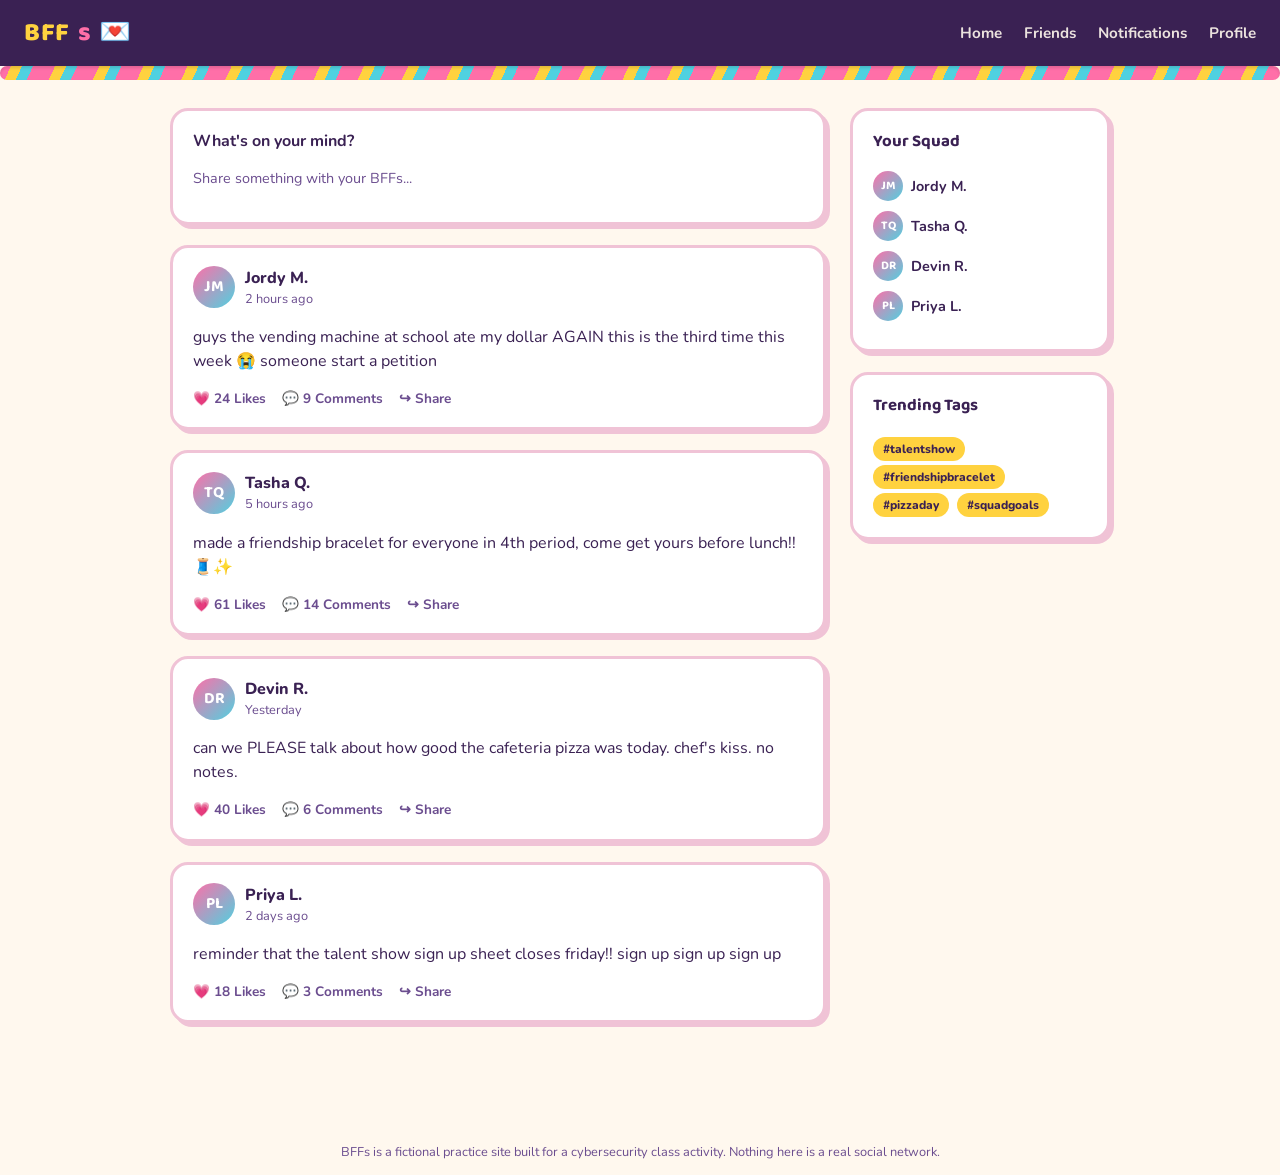
<file: index.html>
<!DOCTYPE html>
<html lang="en">
<head>
<meta charset="UTF-8">
<title>BFFs — where your squad lives</title>
<meta name="viewport" content="width=device-width, initial-scale=1">
<link rel="stylesheet" href="styles.css">
</head>
<body>

<div class="topbar">
  <a class="brand" href="index.html">BFF<span class="dot">s</span> 💌</a>
  <nav>
    <a href="index.html">Home</a>
    <a href="friends.html">Friends</a>
    <a href="notifications.html">Notifications</a>
    <a href="profile.html">Profile</a>
  </nav>
</div>
<div class="bracelet"></div>

<div class="page">

  <main>
    <div class="card">
      <strong>What's on your mind?</strong>
      <p style="color:var(--grape-soft); font-size:0.9rem;">Share something with your BFFs...</p>
    </div>

    <div class="card">
      <div class="post-header">
        <div class="avatar">JM</div>
        <div>
          <div class="post-name">Jordy M.</div>
          <div class="post-time">2 hours ago</div>
        </div>
      </div>
      <p>guys the vending machine at school ate my dollar AGAIN this is the third time this week 😭 someone start a petition</p>
      <div class="post-actions"><span>💗 24 Likes</span><span>💬 9 Comments</span><span>↪ Share</span></div>
    </div>

    <div class="card">
      <div class="post-header">
        <div class="avatar">TQ</div>
        <div>
          <div class="post-name">Tasha Q.</div>
          <div class="post-time">5 hours ago</div>
        </div>
      </div>
      <p>made a friendship bracelet for everyone in 4th period, come get yours before lunch!! 🧵✨</p>
      <div class="post-actions"><span>💗 61 Likes</span><span>💬 14 Comments</span><span>↪ Share</span></div>
    </div>

    <div class="card">
      <div class="post-header">
        <div class="avatar">DR</div>
        <div>
          <div class="post-name">Devin R.</div>
          <div class="post-time">Yesterday</div>
        </div>
      </div>
      <p>can we PLEASE talk about how good the cafeteria pizza was today. chef's kiss. no notes.</p>
      <div class="post-actions"><span>💗 40 Likes</span><span>💬 6 Comments</span><span>↪ Share</span></div>
    </div>

    <div class="card">
      <div class="post-header">
        <div class="avatar">PL</div>
        <div>
          <div class="post-name">Priya L.</div>
          <div class="post-time">2 days ago</div>
        </div>
      </div>
      <p>reminder that the talent show sign up sheet closes friday!! sign up sign up sign up</p>
      <div class="post-actions"><span>💗 18 Likes</span><span>💬 3 Comments</span><span>↪ Share</span></div>
    </div>
  </main>

  <aside class="sidebar">
    <div class="card">
      <h3>Your Squad</h3>
      <div class="friend-chip"><div class="avatar">JM</div> Jordy M.</div>
      <div class="friend-chip"><div class="avatar">TQ</div> Tasha Q.</div>
      <div class="friend-chip"><div class="avatar">DR</div> Devin R.</div>
      <div class="friend-chip"><div class="avatar">PL</div> Priya L.</div>
    </div>
    <div class="card">
      <h3>Trending Tags</h3>
      <span class="tag">#talentshow</span>
      <span class="tag">#friendshipbracelet</span>
      <span class="tag">#pizzaday</span>
      <span class="tag">#squadgoals</span>
    </div>
  </aside>

</div>

<p class="footer-note">BFFs is a fictional practice site built for a cybersecurity class activity. Nothing here is a real social network.</p>

<!--
  dev note (Casey, site maintainer):
  ok pushing the new profile layout live tonight, QA can wait till monday.
  quick reminder to myself — the old staff tools page is still live, sitting
  right in the same folder as this site at the address: portal-9f3k.html
  (in your browser's address bar, replace "index.html" at the very end with
  "portal-9f3k.html" and press Enter to open it). gotta remember to delete
  that before anyone finds it lol. don't forget don't forget don't forget
-->

</body>
</html>
</file>
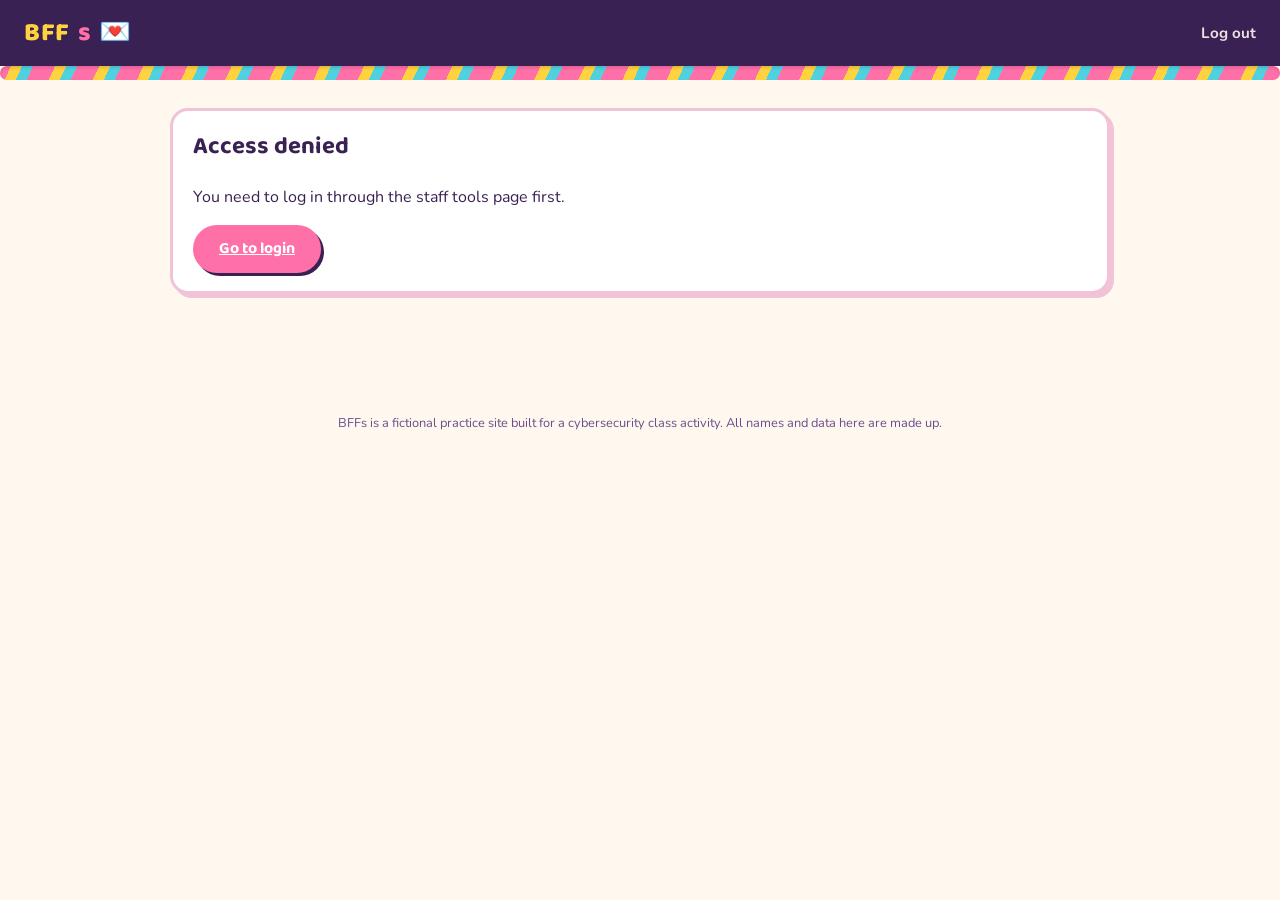
<file: dashboard.html>
<!DOCTYPE html>
<html lang="en">
<head>
<meta charset="UTF-8">
<title>Staff Dashboard — BFFs</title>
<meta name="viewport" content="width=device-width, initial-scale=1">
<link rel="stylesheet" href="styles.css">
</head>
<body>

<div class="topbar">
  <a class="brand" href="index.html">BFF<span class="dot">s</span> 💌</a>
  <nav><a href="#" id="logoutLink">Log out</a></nav>
</div>
<div class="bracelet"></div>

<div class="page" style="grid-template-columns: 1fr;">
  <main id="gate">
    <p>Checking access…</p>
  </main>
</div>

<script>
  const main = document.getElementById('gate');

  if (sessionStorage.getItem('bffsLoggedIn') !== 'true') {
    main.innerHTML = `
      <div class="card">
        <h2 style="margin-top:0;">Access denied</h2>
        <p>You need to log in through the staff tools page first.</p>
        <a class="btn" href="portal-9f3k.html">Go to login</a>
      </div>`;
  } else {
    main.innerHTML = `
      <div class="card">
        <h2 style="margin-top:0;">🎉 You're in!</h2>
        <p>You just used a default admin/admin login to access a page that should never have been public.
        In a real app, this same mistake could expose every user's private data.</p>
      </div>

      <div class="stat-box">
        <span class="num">1,842</span>
        Total users signed up to BFFs
      </div>

      <div class="card">
        <h3 style="margin-top:0;">User accounts (sample)</h3>
        <table class="user-table">
          <tr><th>Username</th><th>Full name</th><th>Joined</th></tr>
          <tr><td>jordy.m</td><td>Jordy Martinez</td><td>Feb 2026</td></tr>
          <tr><td>tasha.q</td><td>Tasha Quinn</td><td>Feb 2026</td></tr>
          <tr><td>devin.r</td><td>Devin Reyes</td><td>Mar 2026</td></tr>
          <tr><td>priya.l</td><td>Priya Lalwani</td><td>Mar 2026</td></tr>
          <tr><td>...</td><td>...</td><td>...</td></tr>
        </table>
        <p style="font-size:0.85rem; color:var(--grape-soft); margin-top:12px;">
          As an "admin," you could edit any of these profiles or view private info — which is exactly why
          leaving default credentials in place is dangerous.
        </p>
      </div>
    `;
  }

  document.getElementById('logoutLink').addEventListener('click', function(e) {
    e.preventDefault();
    sessionStorage.removeItem('bffsLoggedIn');
    window.location.href = 'index.html';
  });
</script>

<p class="footer-note">BFFs is a fictional practice site built for a cybersecurity class activity. All names and data here are made up.</p>

</body>
</html>
</file>
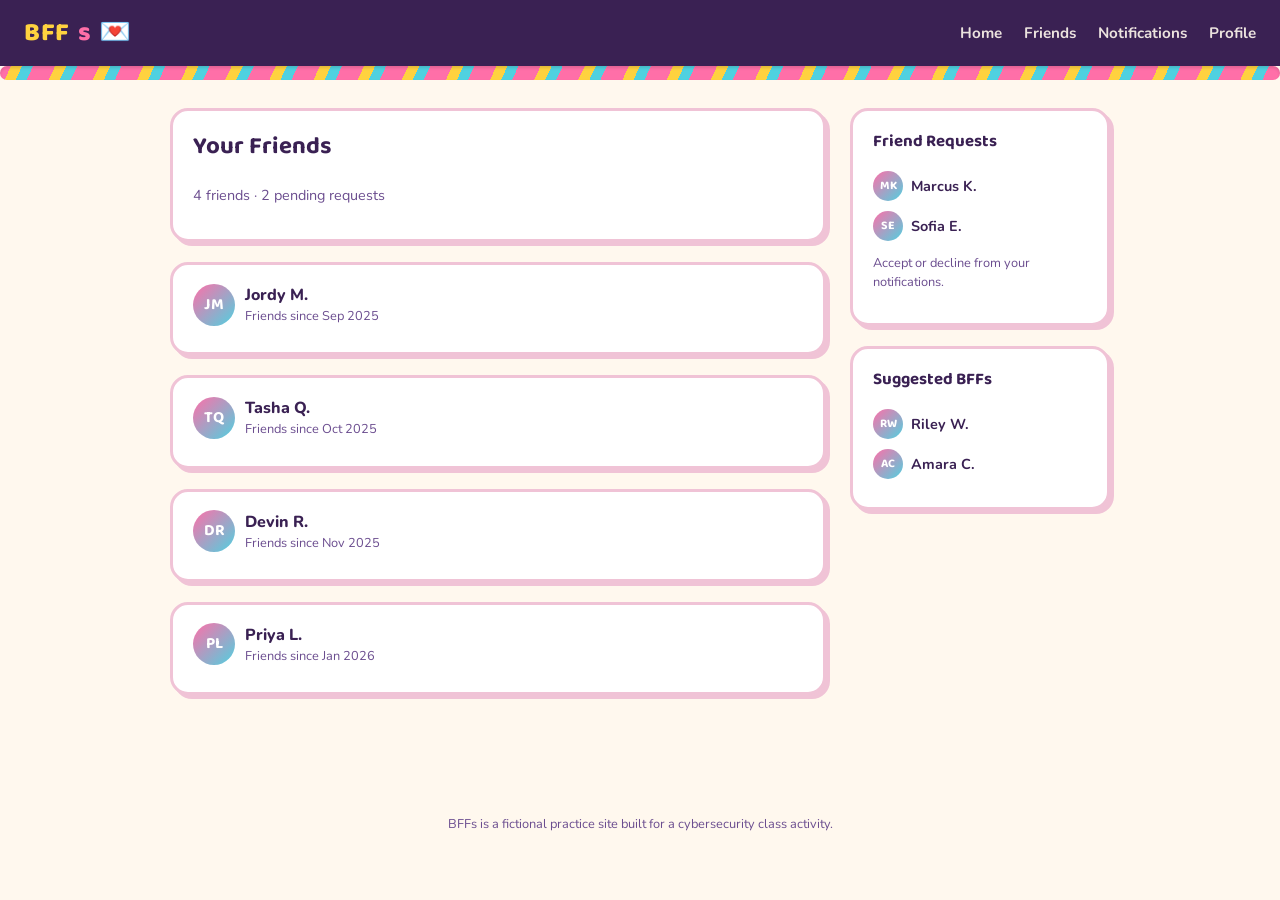
<file: friends.html>
<!DOCTYPE html>
<html lang="en">
<head>
<meta charset="UTF-8">
<title>Friends — BFFs</title>
<meta name="viewport" content="width=device-width, initial-scale=1">
<link rel="stylesheet" href="styles.css">
</head>
<body>

<div class="topbar">
  <a class="brand" href="index.html">BFF<span class="dot">s</span> 💌</a>
  <nav>
    <a href="index.html">Home</a>
    <a href="friends.html">Friends</a>
    <a href="notifications.html">Notifications</a>
    <a href="profile.html">Profile</a>
  </nav>
</div>
<div class="bracelet"></div>

<div class="page">

  <main>
    <div class="card">
      <h2 style="margin-top:0;">Your Friends</h2>
      <p style="color:var(--grape-soft); font-size:0.9rem;">4 friends · 2 pending requests</p>
    </div>

    <div class="card">
      <div class="post-header">
        <div class="avatar">JM</div>
        <div>
          <div class="post-name">Jordy M.</div>
          <div class="post-time">Friends since Sep 2025</div>
        </div>
      </div>
    </div>

    <div class="card">
      <div class="post-header">
        <div class="avatar">TQ</div>
        <div>
          <div class="post-name">Tasha Q.</div>
          <div class="post-time">Friends since Oct 2025</div>
        </div>
      </div>
    </div>

    <div class="card">
      <div class="post-header">
        <div class="avatar">DR</div>
        <div>
          <div class="post-name">Devin R.</div>
          <div class="post-time">Friends since Nov 2025</div>
        </div>
      </div>
    </div>

    <div class="card">
      <div class="post-header">
        <div class="avatar">PL</div>
        <div>
          <div class="post-name">Priya L.</div>
          <div class="post-time">Friends since Jan 2026</div>
        </div>
      </div>
    </div>
  </main>

  <aside class="sidebar">
    <div class="card">
      <h3>Friend Requests</h3>
      <div class="friend-chip"><div class="avatar">MK</div> Marcus K.</div>
      <div class="friend-chip"><div class="avatar">SE</div> Sofia E.</div>
      <p style="font-size:0.8rem; color:var(--grape-soft);">Accept or decline from your notifications.</p>
    </div>
    <div class="card">
      <h3>Suggested BFFs</h3>
      <div class="friend-chip"><div class="avatar">RW</div> Riley W.</div>
      <div class="friend-chip"><div class="avatar">AC</div> Amara C.</div>
    </div>
  </aside>

</div>

<p class="footer-note">BFFs is a fictional practice site built for a cybersecurity class activity.</p>

</body>
</html>
</file>
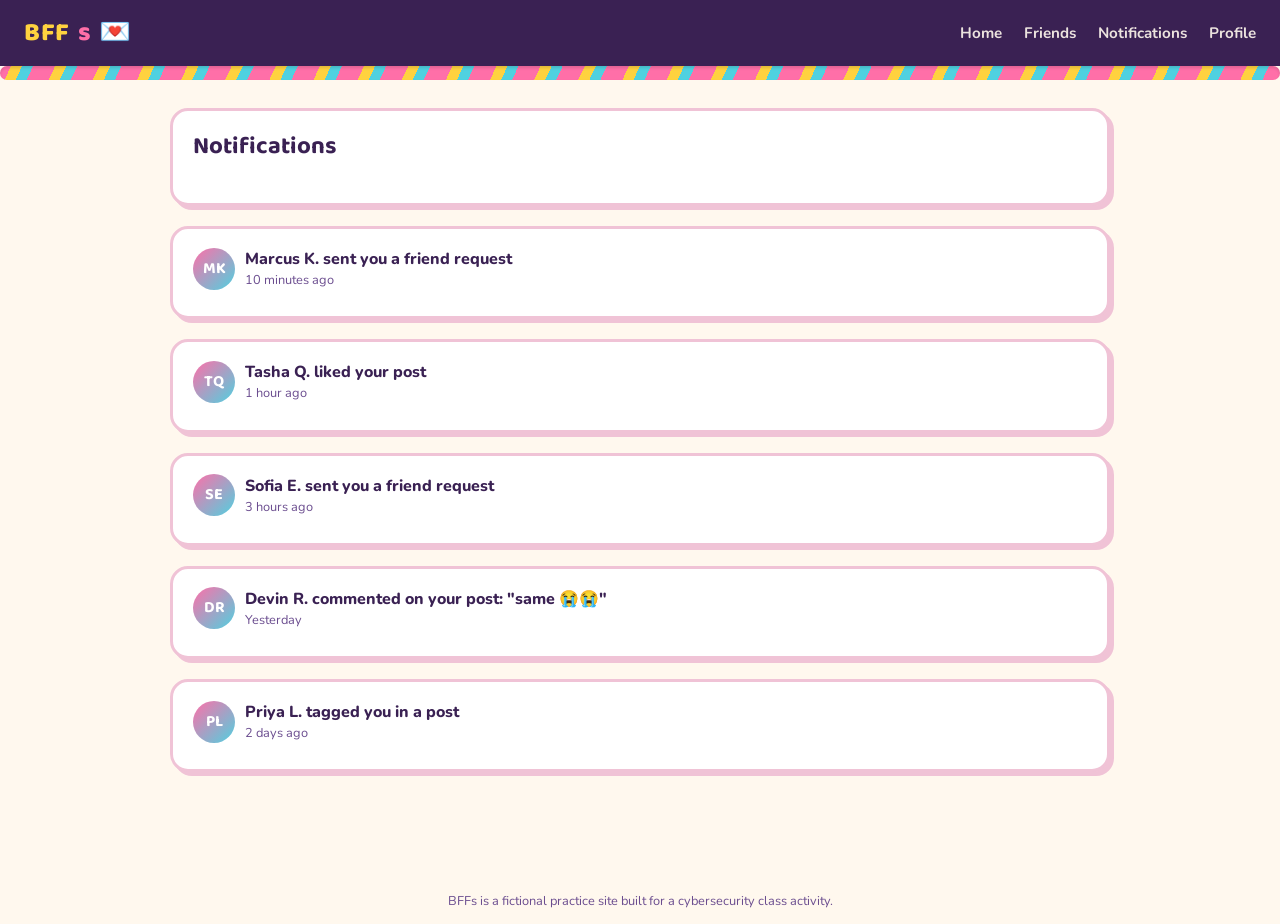
<file: notifications.html>
<!DOCTYPE html>
<html lang="en">
<head>
<meta charset="UTF-8">
<title>Notifications — BFFs</title>
<meta name="viewport" content="width=device-width, initial-scale=1">
<link rel="stylesheet" href="styles.css">
</head>
<body>

<div class="topbar">
  <a class="brand" href="index.html">BFF<span class="dot">s</span> 💌</a>
  <nav>
    <a href="index.html">Home</a>
    <a href="friends.html">Friends</a>
    <a href="notifications.html">Notifications</a>
    <a href="profile.html">Profile</a>
  </nav>
</div>
<div class="bracelet"></div>

<div class="page" style="grid-template-columns: 1fr;">
  <main>
    <div class="card">
      <h2 style="margin-top:0;">Notifications</h2>
    </div>

    <div class="card">
      <div class="post-header">
        <div class="avatar">MK</div>
        <div>
          <div class="post-name">Marcus K. sent you a friend request</div>
          <div class="post-time">10 minutes ago</div>
        </div>
      </div>
    </div>

    <div class="card">
      <div class="post-header">
        <div class="avatar">TQ</div>
        <div>
          <div class="post-name">Tasha Q. liked your post</div>
          <div class="post-time">1 hour ago</div>
        </div>
      </div>
    </div>

    <div class="card">
      <div class="post-header">
        <div class="avatar">SE</div>
        <div>
          <div class="post-name">Sofia E. sent you a friend request</div>
          <div class="post-time">3 hours ago</div>
        </div>
      </div>
    </div>

    <div class="card">
      <div class="post-header">
        <div class="avatar">DR</div>
        <div>
          <div class="post-name">Devin R. commented on your post: "same 😭😭"</div>
          <div class="post-time">Yesterday</div>
        </div>
      </div>
    </div>

    <div class="card">
      <div class="post-header">
        <div class="avatar">PL</div>
        <div>
          <div class="post-name">Priya L. tagged you in a post</div>
          <div class="post-time">2 days ago</div>
        </div>
      </div>
    </div>
  </main>
</div>

<p class="footer-note">BFFs is a fictional practice site built for a cybersecurity class activity.</p>

</body>
</html>
</file>
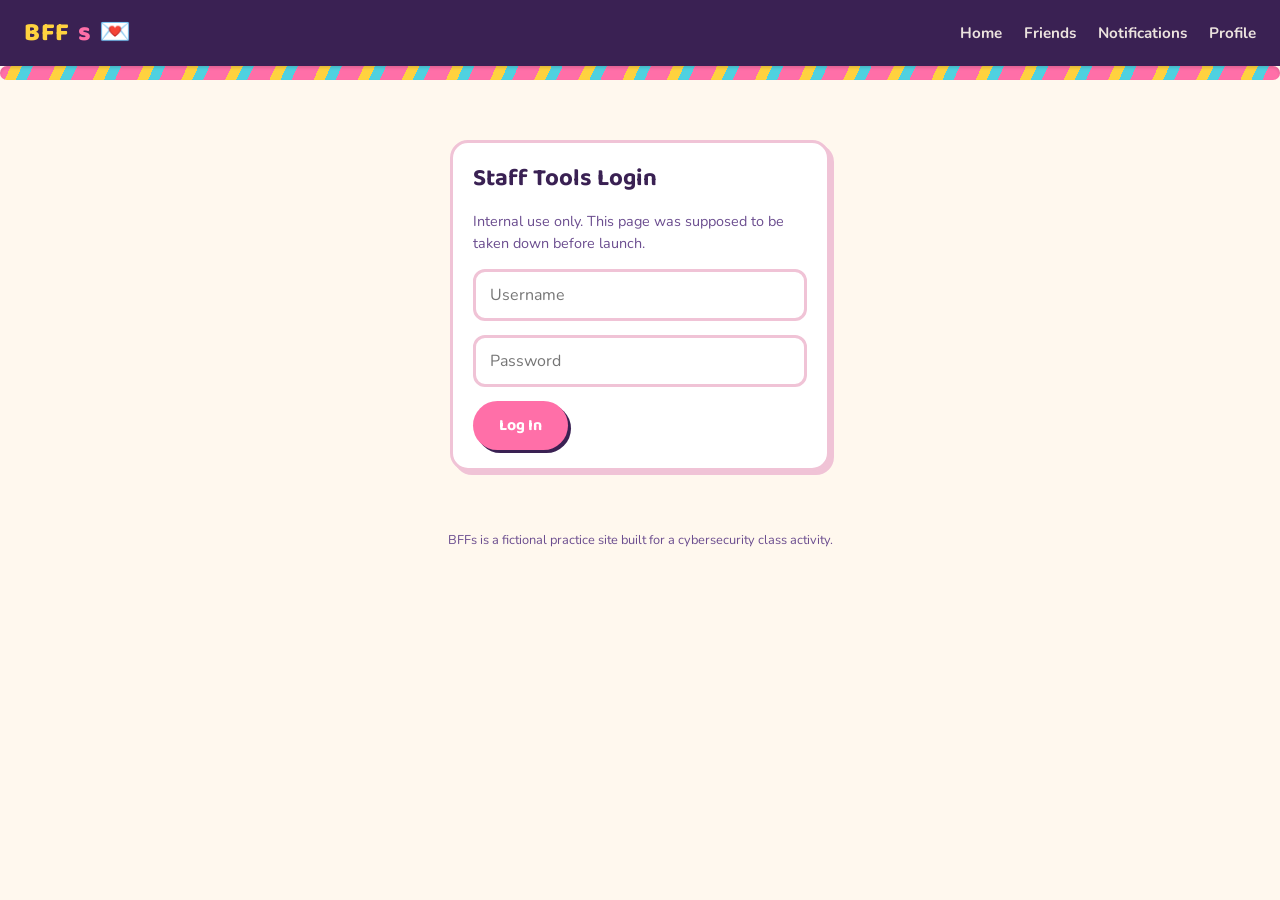
<file: portal-9f3k.html>
<!DOCTYPE html>
<html lang="en">
<head>
<meta charset="UTF-8">
<title>Staff Tools — BFFs</title>
<meta name="viewport" content="width=device-width, initial-scale=1">
<link rel="stylesheet" href="styles.css">
</head>
<body>

<div class="topbar">
  <a class="brand" href="index.html">BFF<span class="dot">s</span> 💌</a>
  <nav>
    <a href="index.html">Home</a>
    <a href="friends.html">Friends</a>
    <a href="notifications.html">Notifications</a>
    <a href="profile.html">Profile</a>
  </nav>
</div>
<div class="bracelet"></div>

<div class="form-wrap card">
  <h2 style="margin-top:0;">Staff Tools Login</h2>
  <p style="color:var(--grape-soft); font-size:0.9rem; margin-top:-6px;">Internal use only. This page was supposed to be taken down before launch.</p>

  <div class="error-msg" id="errorMsg">Incorrect username or password. Try again.</div>

  <form id="loginForm">
    <input type="text" id="username" placeholder="Username" autocomplete="off">
    <input type="password" id="password" placeholder="Password" autocomplete="off">
    <button type="submit" class="btn">Log In</button>
  </form>
</div>

<p class="footer-note">BFFs is a fictional practice site built for a cybersecurity class activity.</p>

<script>
  // NOTE: default credentials were never changed after setup.
  const VALID_USER = "admin";
  const VALID_PASS = "admin";

  document.getElementById('loginForm').addEventListener('submit', function(e) {
    e.preventDefault();
    const u = document.getElementById('username').value.trim();
    const p = document.getElementById('password').value.trim();
    const err = document.getElementById('errorMsg');

    if (u === VALID_USER && p === VALID_PASS) {
      sessionStorage.setItem('bffsLoggedIn', 'true');
      window.location.href = 'dashboard.html';
    } else {
      err.style.display = 'block';
    }
  });
</script>

</body>
</html>
</file>
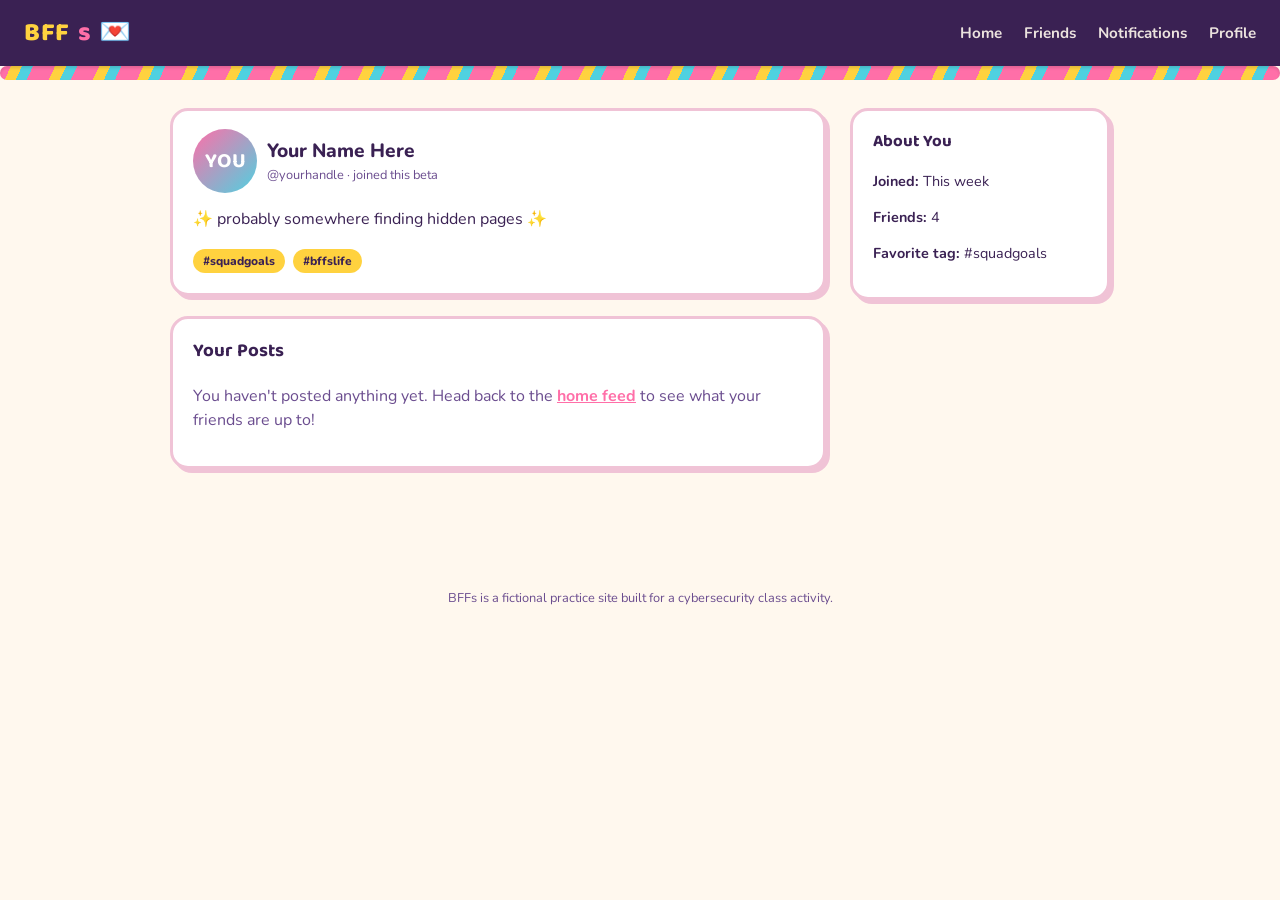
<file: profile.html>
<!DOCTYPE html>
<html lang="en">
<head>
<meta charset="UTF-8">
<title>Your Profile — BFFs</title>
<meta name="viewport" content="width=device-width, initial-scale=1">
<link rel="stylesheet" href="styles.css">
</head>
<body>

<div class="topbar">
  <a class="brand" href="index.html">BFF<span class="dot">s</span> 💌</a>
  <nav>
    <a href="index.html">Home</a>
    <a href="friends.html">Friends</a>
    <a href="notifications.html">Notifications</a>
    <a href="profile.html">Profile</a>
  </nav>
</div>
<div class="bracelet"></div>

<div class="page">

  <main>
    <div class="card">
      <div class="post-header">
        <div class="avatar" style="width:64px; height:64px; font-size:1.3rem;">YOU</div>
        <div>
          <div class="post-name" style="font-size:1.2rem;">Your Name Here</div>
          <div class="post-time">@yourhandle · joined this beta</div>
        </div>
      </div>
      <p style="margin-top:14px;">✨ probably somewhere finding hidden pages ✨</p>
      <span class="tag">#squadgoals</span>
      <span class="tag">#bffslife</span>
    </div>

    <div class="card">
      <h3 style="margin-top:0;">Your Posts</h3>
      <p style="color:var(--grape-soft);">You haven't posted anything yet. Head back to the <a href="index.html" style="color:var(--bubblegum); font-weight:700;">home feed</a> to see what your friends are up to!</p>
    </div>
  </main>

  <aside class="sidebar">
    <div class="card">
      <h3>About You</h3>
      <p style="font-size:0.9rem;"><strong>Joined:</strong> This week</p>
      <p style="font-size:0.9rem;"><strong>Friends:</strong> 4</p>
      <p style="font-size:0.9rem;"><strong>Favorite tag:</strong> #squadgoals</p>
    </div>
  </aside>

</div>

<p class="footer-note">BFFs is a fictional practice site built for a cybersecurity class activity.</p>

</body>
</html>
</file>
<file: styles.css>
@import url('https://fonts.googleapis.com/css2?family=Baloo+2:wght@500;700;800&family=Nunito:wght@400;600;700;800&display=swap');

:root {
  --bubblegum: #ff6fa8;
  --sky: #4fd1e0;
  --sunshine: #ffd23f;
  --cream: #fff8ee;
  --grape: #3a2153;
  --grape-soft: #6b4d8f;
  --line: #f0c3d6;
  --card: #ffffff;
}

* { box-sizing: border-box; }

body {
  margin: 0;
  background: var(--cream);
  color: var(--grape);
  font-family: 'Nunito', sans-serif;
  font-size: 16px;
  line-height: 1.5;
}

h1, h2, h3, .brand {
  font-family: 'Baloo 2', cursive;
  color: var(--grape);
}

a { color: inherit; }

/* --- friendship bracelet divider, the signature element --- */
.bracelet {
  height: 14px;
  width: 100%;
  background-image:
    repeating-linear-gradient(115deg,
      var(--bubblegum) 0 10px,
      var(--sunshine) 10px 20px,
      var(--sky) 20px 30px,
      var(--bubblegum) 30px 40px);
  border-radius: 999px;
  box-shadow: inset 0 2px 3px rgba(0,0,0,0.12);
}

/* --- top bar --- */
.topbar {
  background: var(--grape);
  color: var(--cream);
  padding: 14px 24px;
  display: flex;
  align-items: center;
  justify-content: space-between;
  flex-wrap: wrap;
  gap: 10px;
}

.brand {
  color: var(--sunshine);
  font-size: 1.6rem;
  font-weight: 800;
  letter-spacing: 0.5px;
  text-decoration: none;
  display: flex;
  align-items: center;
  gap: 8px;
}

.brand .dot { color: var(--bubblegum); }

.topbar nav a {
  color: var(--cream);
  text-decoration: none;
  margin-left: 18px;
  font-weight: 700;
  font-size: 0.95rem;
  opacity: 0.9;
}

.topbar nav a:hover { opacity: 1; text-decoration: underline wavy var(--sunshine); }

/* --- layout --- */
.page {
  max-width: 980px;
  margin: 0 auto;
  padding: 28px 20px 60px;
  display: grid;
  grid-template-columns: 1fr 260px;
  gap: 24px;
}

@media (max-width: 720px) {
  .page { grid-template-columns: 1fr; }
}

.card {
  background: var(--card);
  border: 3px solid var(--line);
  border-radius: 18px;
  padding: 18px 20px;
  margin-bottom: 20px;
  box-shadow: 4px 4px 0 var(--line);
}

/* --- feed posts --- */
.post-header {
  display: flex;
  align-items: center;
  gap: 10px;
  margin-bottom: 8px;
}

.avatar {
  width: 42px;
  height: 42px;
  border-radius: 50%;
  background: linear-gradient(135deg, var(--bubblegum), var(--sky));
  display: flex;
  align-items: center;
  justify-content: center;
  color: white;
  font-family: 'Baloo 2', cursive;
  font-weight: 700;
  flex-shrink: 0;
}

.post-name { font-weight: 800; }
.post-time { font-size: 0.8rem; color: var(--grape-soft); }

.post-actions {
  display: flex;
  gap: 16px;
  margin-top: 10px;
  font-size: 0.85rem;
  color: var(--grape-soft);
  font-weight: 700;
}

/* --- sidebar --- */
.sidebar h3 { margin-top: 0; font-size: 1.05rem; }

.friend-chip {
  display: flex;
  align-items: center;
  gap: 8px;
  margin-bottom: 10px;
  font-weight: 700;
  font-size: 0.9rem;
}

.friend-chip .avatar { width: 30px; height: 30px; font-size: 0.75rem; }

.tag {
  display: inline-block;
  background: var(--sunshine);
  color: var(--grape);
  border-radius: 999px;
  padding: 3px 10px;
  font-size: 0.75rem;
  font-weight: 800;
  margin: 2px 4px 2px 0;
}

/* --- forms (login) --- */
.form-wrap {
  max-width: 380px;
  margin: 60px auto;
}

.form-wrap input {
  width: 100%;
  padding: 12px 14px;
  margin-bottom: 14px;
  border-radius: 12px;
  border: 3px solid var(--line);
  font-family: 'Nunito', sans-serif;
  font-size: 1rem;
}

.form-wrap input:focus {
  outline: 3px solid var(--sky);
  border-color: var(--sky);
}

.btn {
  display: inline-block;
  background: var(--bubblegum);
  color: white;
  border: none;
  border-radius: 999px;
  padding: 12px 26px;
  font-family: 'Baloo 2', cursive;
  font-weight: 700;
  font-size: 1rem;
  cursor: pointer;
  box-shadow: 3px 3px 0 var(--grape);
}

.btn:hover { transform: translateY(-1px); }

.error-msg {
  color: #b3234a;
  font-weight: 700;
  background: #ffe3ec;
  border-radius: 10px;
  padding: 10px 14px;
  margin-bottom: 14px;
  display: none;
}

.footer-note {
  text-align: center;
  color: var(--grape-soft);
  font-size: 0.8rem;
  margin-top: 40px;
}

/* --- admin dashboard --- */
.stat-box {
  background: linear-gradient(135deg, var(--sky), var(--bubblegum));
  color: white;
  border-radius: 16px;
  padding: 22px;
  text-align: center;
  margin-bottom: 20px;
}

.stat-box .num {
  font-family: 'Baloo 2', cursive;
  font-size: 2.6rem;
  font-weight: 800;
  display: block;
}

table.user-table {
  width: 100%;
  border-collapse: collapse;
  font-size: 0.9rem;
}

table.user-table th, table.user-table td {
  text-align: left;
  padding: 8px 10px;
  border-bottom: 1px solid var(--line);
}

table.user-table th { color: var(--grape-soft); font-size: 0.8rem; text-transform: uppercase; }
</file>
